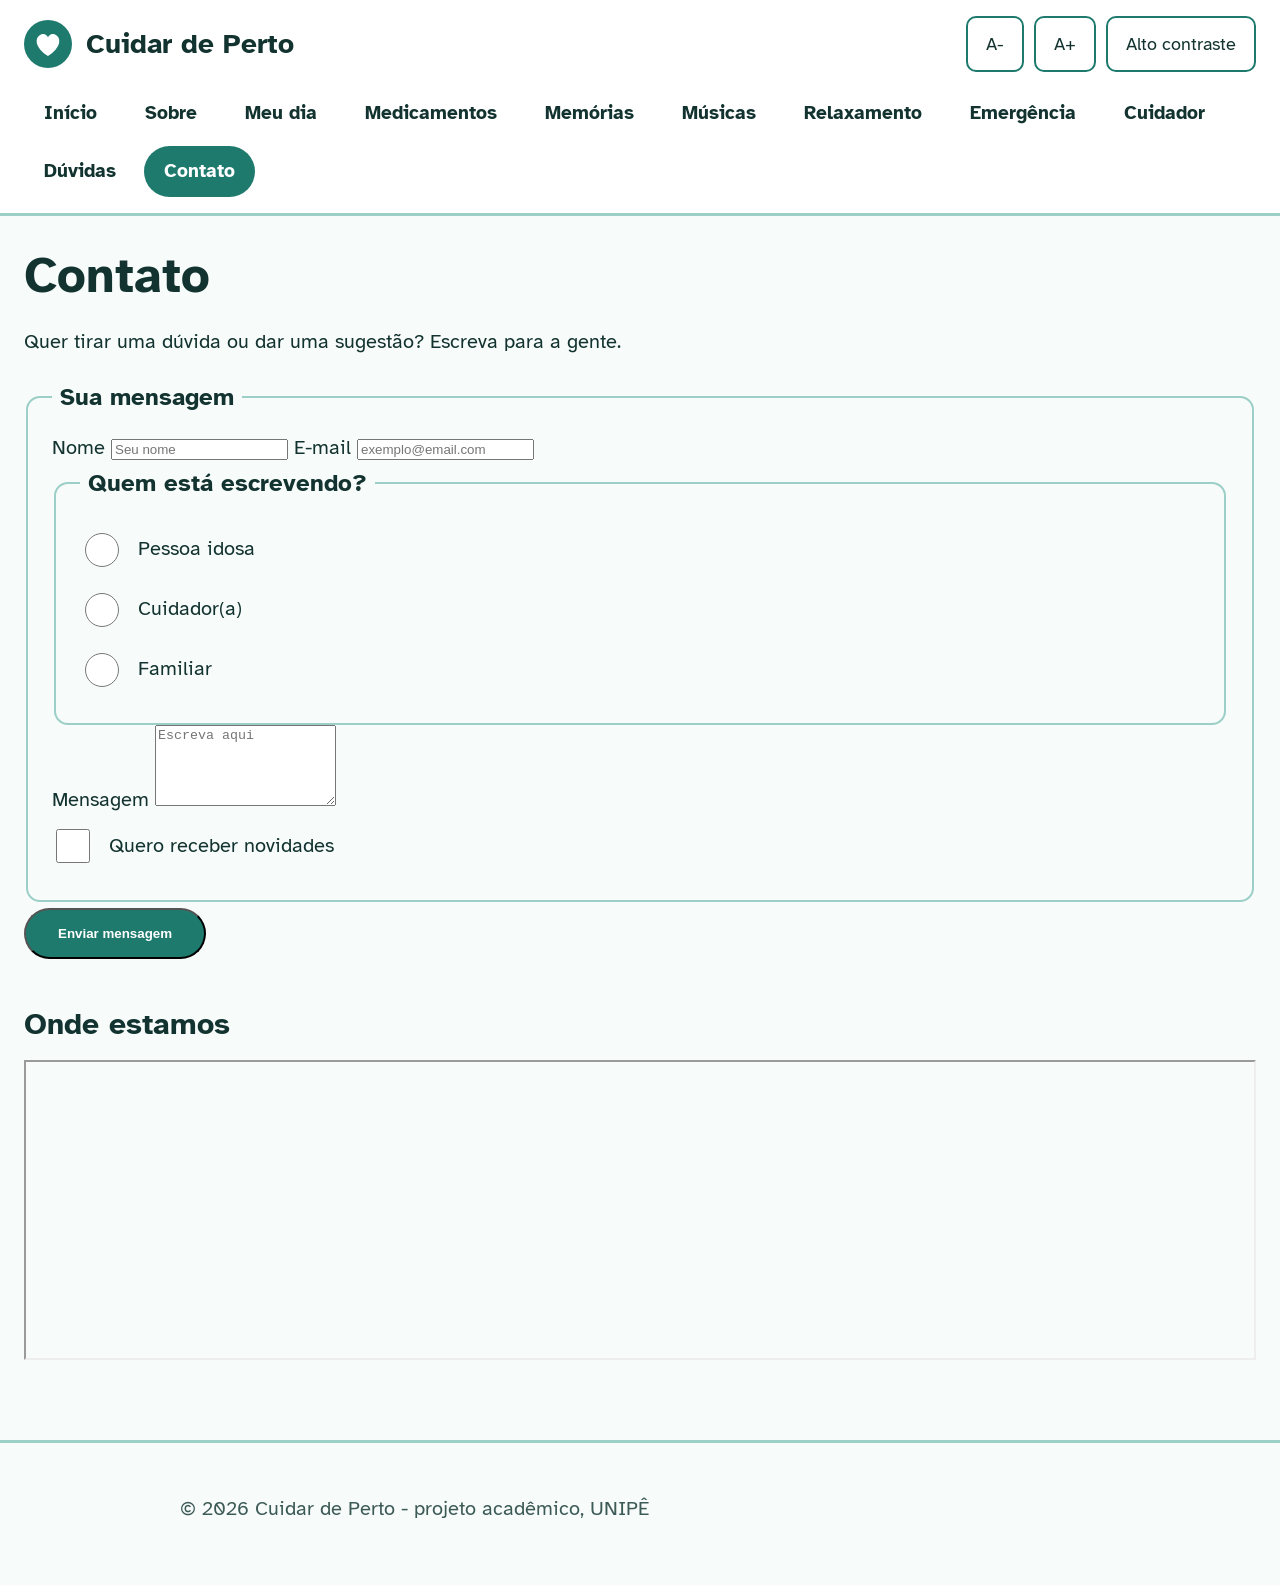
<file: html/contato.html>
<!DOCTYPE html>
<html lang="pt-BR">
<head>
  <meta charset="utf-8">
  <meta name="viewport" content="width=device-width, initial-scale=1">
  <meta name="author" content="Heitor Mendes Crispim">
  <meta name="description" content="Fale com a equipe do Cuidar de Perto.">
  <meta name="keywords" content="contato, mensagem, formulário, mapa">
  <title>Cuidar de Perto - Contato</title>
  <link rel="preconnect" href="https://fonts.googleapis.com">
  <link rel="preconnect" href="https://fonts.gstatic.com" crossorigin>
  <link rel="stylesheet" href="https://fonts.googleapis.com/css2?family=Atkinson+Hyperlegible:wght@400;700&display=swap">
  <link rel="stylesheet" href="../css/estilo.css">
  <script src="../js/script.js" defer></script>
</head>
<body>
  <a class="pular" href="#conteudo">Pular para o conteúdo</a>

  <header class="topo">
    <div class="topo-linha">
      <a class="logo" href="../index.html">
        <img class="logo-img" src="../img/logo.svg" alt="" width="48" height="48">
        <span class="logo-nome">Cuidar de Perto</span>
      </a>
      <div class="acessibilidade" role="group" aria-label="Ajustes de leitura">
        <button type="button" id="fonte-menos" aria-label="Diminuir a letra" title="Diminuir a letra">A-</button>
        <button type="button" id="fonte-mais" aria-label="Aumentar a letra" title="Aumentar a letra">A+</button>
        <button type="button" id="contraste" aria-pressed="false">Alto contraste</button>
      </div>
    </div>
    <nav class="menu" aria-label="Menu principal">
      <ul>
        <li><a href="../index.html">Início</a></li>
        <li><a href="sobre.html">Sobre</a></li>
        <li><a href="meu-dia.html">Meu dia</a></li>
        <li><a href="medicamentos.html">Medicamentos</a></li>
        <li><a href="memorias.html">Memórias</a></li>
        <li><a href="musicas.html">Músicas</a></li>
        <li><a href="relaxamento.html">Relaxamento</a></li>
        <li><a href="emergencia.html">Emergência</a></li>
        <li><a href="cuidador.html">Cuidador</a></li>
        <li><a href="duvidas.html">Dúvidas</a></li>
        <li><a href="contato.html" aria-current="page">Contato</a></li>
      </ul>
    </nav>
  </header>

  <main id="conteudo">
    <h1>Contato</h1>
    <p>Quer tirar uma dúvida ou dar uma sugestão? Escreva para a gente.</p>

    <form class="formulario-demo">
      <fieldset>
        <legend>Sua mensagem</legend>

        <label for="c-nome">Nome</label>
        <input type="text" id="c-nome" name="nome" placeholder="Seu nome" required>

        <label for="c-email">E-mail</label>
        <input type="email" id="c-email" name="email" placeholder="exemplo@email.com" required>

        <fieldset>
          <legend>Quem está escrevendo?</legend>
          <label class="tarefa"><input type="radio" name="perfil" value="idoso"> Pessoa idosa</label>
          <label class="tarefa"><input type="radio" name="perfil" value="cuidador"> Cuidador(a)</label>
          <label class="tarefa"><input type="radio" name="perfil" value="familiar"> Familiar</label>
        </fieldset>

        <label for="c-mensagem">Mensagem</label>
        <textarea id="c-mensagem" name="mensagem" rows="5" placeholder="Escreva aqui" required></textarea>

        <label class="tarefa"><input type="checkbox" name="novidades"> Quero receber novidades</label>
      </fieldset>

      <button type="submit" class="botao">Enviar mensagem</button>
      <p role="status"></p>
    </form>

    <section aria-labelledby="t-mapa">
      <h2 id="t-mapa">Onde estamos</h2>
      <iframe src="https://maps.google.com/maps?q=Joao+Pessoa&output=embed" title="Mapa de João Pessoa" width="100%" height="300" loading="lazy"></iframe>
    </section>
  </main>

  <footer>
    <p>&copy; 2026 Cuidar de Perto - projeto acadêmico, UNIPÊ</p>
  </footer>
</body>
</html>
</file>
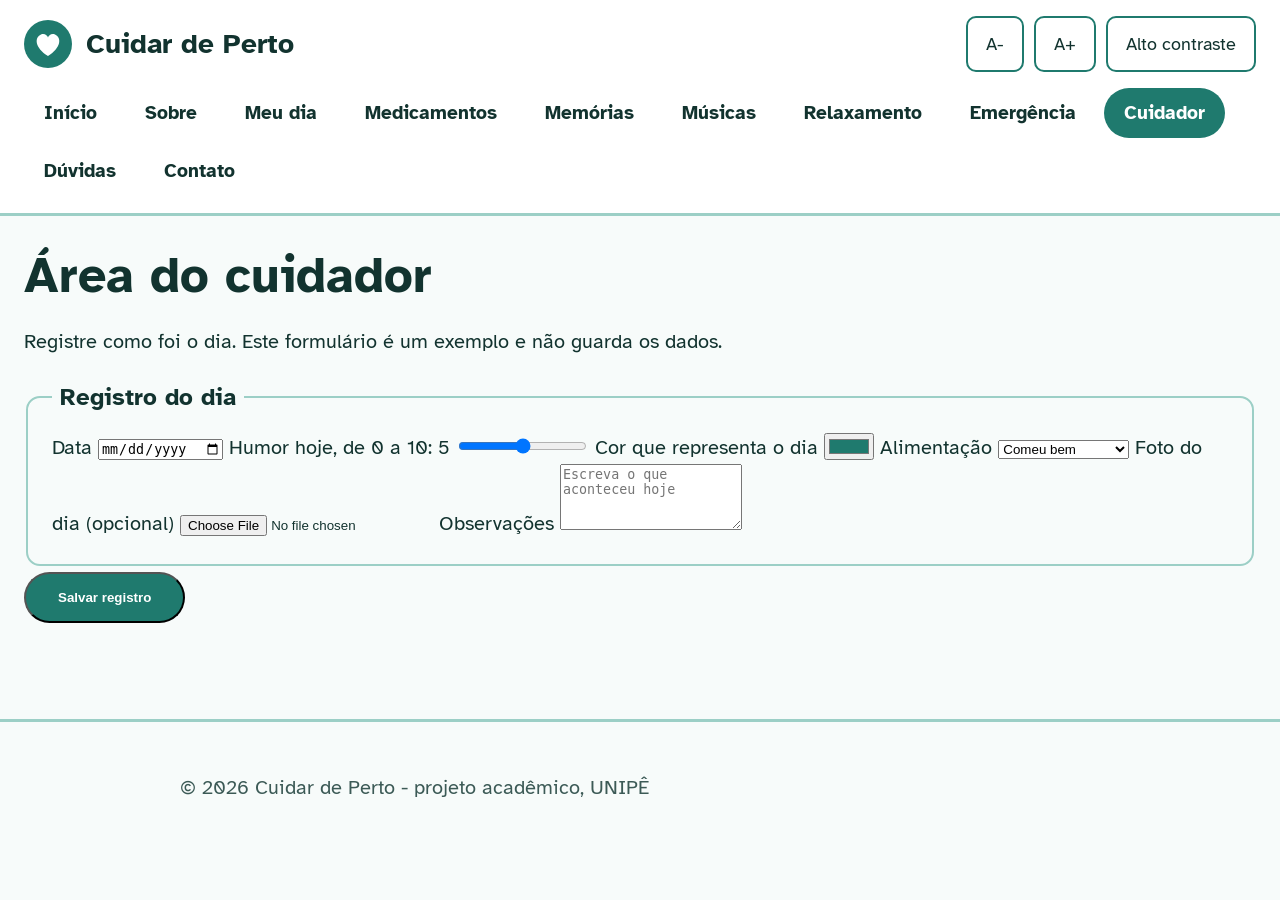
<file: html/cuidador.html>
<!DOCTYPE html>
<html lang="pt-BR">
<head>
  <meta charset="utf-8">
  <meta name="viewport" content="width=device-width, initial-scale=1">
  <meta name="author" content="Heitor Mendes Crispim">
  <meta name="description" content="Registro do dia para cuidadores e familiares.">
  <meta name="keywords" content="cuidador, registro, humor, acompanhamento">
  <title>Cuidar de Perto - Cuidador</title>
  <link rel="preconnect" href="https://fonts.googleapis.com">
  <link rel="preconnect" href="https://fonts.gstatic.com" crossorigin>
  <link rel="stylesheet" href="https://fonts.googleapis.com/css2?family=Atkinson+Hyperlegible:wght@400;700&display=swap">
  <link rel="stylesheet" href="../css/estilo.css">
  <script src="../js/script.js" defer></script>
</head>
<body>
  <a class="pular" href="#conteudo">Pular para o conteúdo</a>

  <header class="topo">
    <div class="topo-linha">
      <a class="logo" href="../index.html">
        <img class="logo-img" src="../img/logo.svg" alt="" width="48" height="48">
        <span class="logo-nome">Cuidar de Perto</span>
      </a>
      <div class="acessibilidade" role="group" aria-label="Ajustes de leitura">
        <button type="button" id="fonte-menos" aria-label="Diminuir a letra" title="Diminuir a letra">A-</button>
        <button type="button" id="fonte-mais" aria-label="Aumentar a letra" title="Aumentar a letra">A+</button>
        <button type="button" id="contraste" aria-pressed="false">Alto contraste</button>
      </div>
    </div>
    <nav class="menu" aria-label="Menu principal">
      <ul>
        <li><a href="../index.html">Início</a></li>
        <li><a href="sobre.html">Sobre</a></li>
        <li><a href="meu-dia.html">Meu dia</a></li>
        <li><a href="medicamentos.html">Medicamentos</a></li>
        <li><a href="memorias.html">Memórias</a></li>
        <li><a href="musicas.html">Músicas</a></li>
        <li><a href="relaxamento.html">Relaxamento</a></li>
        <li><a href="emergencia.html">Emergência</a></li>
        <li><a href="cuidador.html" aria-current="page">Cuidador</a></li>
        <li><a href="duvidas.html">Dúvidas</a></li>
        <li><a href="contato.html">Contato</a></li>
      </ul>
    </nav>
  </header>

  <main id="conteudo">
    <h1>Área do cuidador</h1>
    <p>Registre como foi o dia. Este formulário é um exemplo e não guarda os dados.</p>

    <form class="formulario-demo">
      <fieldset>
        <legend>Registro do dia</legend>

        <label for="data-registro">Data</label>
        <input type="date" id="data-registro" name="data" required>

        <label for="humor">Humor hoje, de 0 a 10: <output id="humor-valor">5</output></label>
        <input type="range" id="humor" name="humor" min="0" max="10" value="5" data-saida="humor-valor">

        <label for="cor-dia">Cor que representa o dia</label>
        <input type="color" id="cor-dia" name="cor" value="#1f7a6e">

        <label for="alimentacao">Alimentação</label>
        <select id="alimentacao" name="alimentacao">
          <option value="boa">Comeu bem</option>
          <option value="media">Comeu pouco</option>
          <option value="ruim">Quase não comeu</option>
        </select>

        <label for="foto">Foto do dia (opcional)</label>
        <input type="file" id="foto" name="foto" accept="image/*">

        <label for="obs">Observações</label>
        <textarea id="obs" name="obs" rows="4" placeholder="Escreva o que aconteceu hoje" required></textarea>
      </fieldset>

      <button type="submit" class="botao">Salvar registro</button>
      <p role="status"></p>
    </form>
  </main>

  <footer>
    <p>&copy; 2026 Cuidar de Perto - projeto acadêmico, UNIPÊ</p>
  </footer>
</body>
</html>
</file>
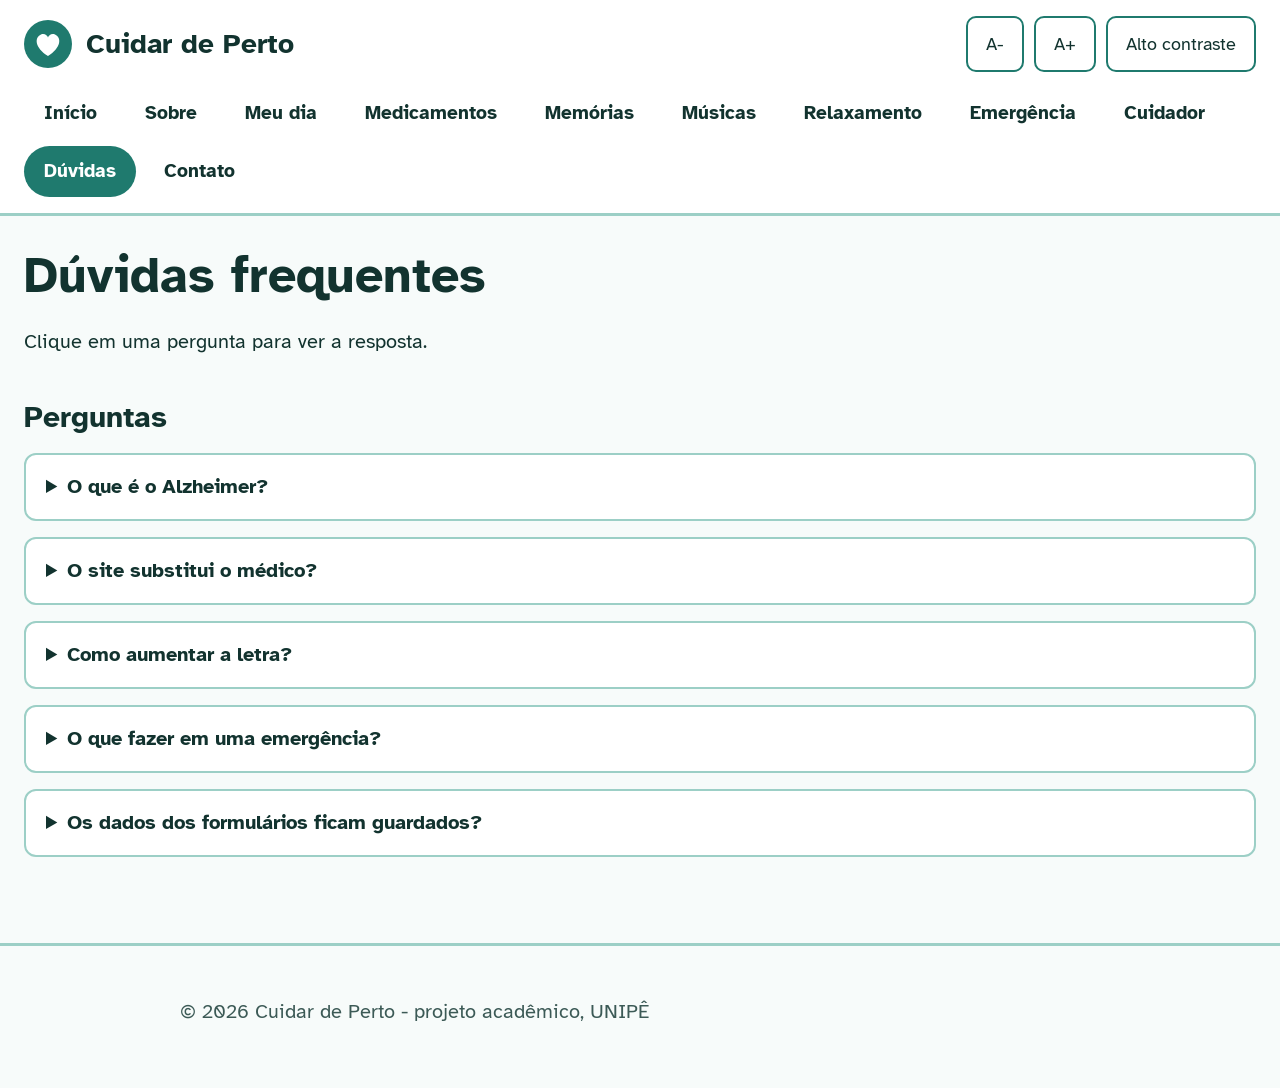
<file: html/duvidas.html>
<!DOCTYPE html>
<html lang="pt-BR">
<head>
  <meta charset="utf-8">
  <meta name="viewport" content="width=device-width, initial-scale=1">
  <meta name="author" content="Heitor Mendes Crispim">
  <meta name="description" content="Perguntas frequentes sobre o site e o cuidado diário.">
  <meta name="keywords" content="dúvidas, perguntas, Alzheimer, ajuda">
  <title>Cuidar de Perto - Dúvidas</title>
  <link rel="preconnect" href="https://fonts.googleapis.com">
  <link rel="preconnect" href="https://fonts.gstatic.com" crossorigin>
  <link rel="stylesheet" href="https://fonts.googleapis.com/css2?family=Atkinson+Hyperlegible:wght@400;700&display=swap">
  <link rel="stylesheet" href="../css/estilo.css">
  <script src="../js/script.js" defer></script>
</head>
<body>
  <a class="pular" href="#conteudo">Pular para o conteúdo</a>

  <header class="topo">
    <div class="topo-linha">
      <a class="logo" href="../index.html">
        <img class="logo-img" src="../img/logo.svg" alt="" width="48" height="48">
        <span class="logo-nome">Cuidar de Perto</span>
      </a>
      <div class="acessibilidade" role="group" aria-label="Ajustes de leitura">
        <button type="button" id="fonte-menos" aria-label="Diminuir a letra" title="Diminuir a letra">A-</button>
        <button type="button" id="fonte-mais" aria-label="Aumentar a letra" title="Aumentar a letra">A+</button>
        <button type="button" id="contraste" aria-pressed="false">Alto contraste</button>
      </div>
    </div>
    <nav class="menu" aria-label="Menu principal">
      <ul>
        <li><a href="../index.html">Início</a></li>
        <li><a href="sobre.html">Sobre</a></li>
        <li><a href="meu-dia.html">Meu dia</a></li>
        <li><a href="medicamentos.html">Medicamentos</a></li>
        <li><a href="memorias.html">Memórias</a></li>
        <li><a href="musicas.html">Músicas</a></li>
        <li><a href="relaxamento.html">Relaxamento</a></li>
        <li><a href="emergencia.html">Emergência</a></li>
        <li><a href="cuidador.html">Cuidador</a></li>
        <li><a href="duvidas.html" aria-current="page">Dúvidas</a></li>
        <li><a href="contato.html">Contato</a></li>
      </ul>
    </nav>
  </header>

  <main id="conteudo">
    <h1>Dúvidas frequentes</h1>
    <p>Clique em uma pergunta para ver a resposta.</p>

    <section aria-labelledby="t-perguntas">
      <h2 id="t-perguntas">Perguntas</h2>
      <details>
        <summary>O que é o Alzheimer?</summary>
        <p>É uma doença do cérebro que, aos poucos, afeta a memória, o raciocínio e o comportamento. Só um médico pode fazer o diagnóstico.</p>
      </details>
      <details>
        <summary>O site substitui o médico?</summary>
        <p>Não. O Cuidar de Perto ajuda a organizar a rotina, mas o acompanhamento de saúde é feito pela equipe médica.</p>
      </details>
      <details>
        <summary>Como aumentar a letra?</summary>
        <p>Use os botões <mark>A+</mark> e <mark>A-</mark> no topo da página. O botão de alto contraste deixa as cores mais fortes.</p>
      </details>
      <details>
        <summary>O que fazer em uma emergência?</summary>
        <p>Ligue para o <abbr title="Serviço de Atendimento Móvel de Urgência">SAMU</abbr>, no número 192, e depois avise a família.</p>
      </details>
      <details>
        <summary>Os dados dos formulários ficam guardados?</summary>
        <p>Não. Os formulários deste site são exemplos e não enviam nem guardam nenhuma informação.</p>
      </details>
    </section>
  </main>

  <footer>
    <p>&copy; 2026 Cuidar de Perto - projeto acadêmico, UNIPÊ</p>
  </footer>
</body>
</html>
</file>
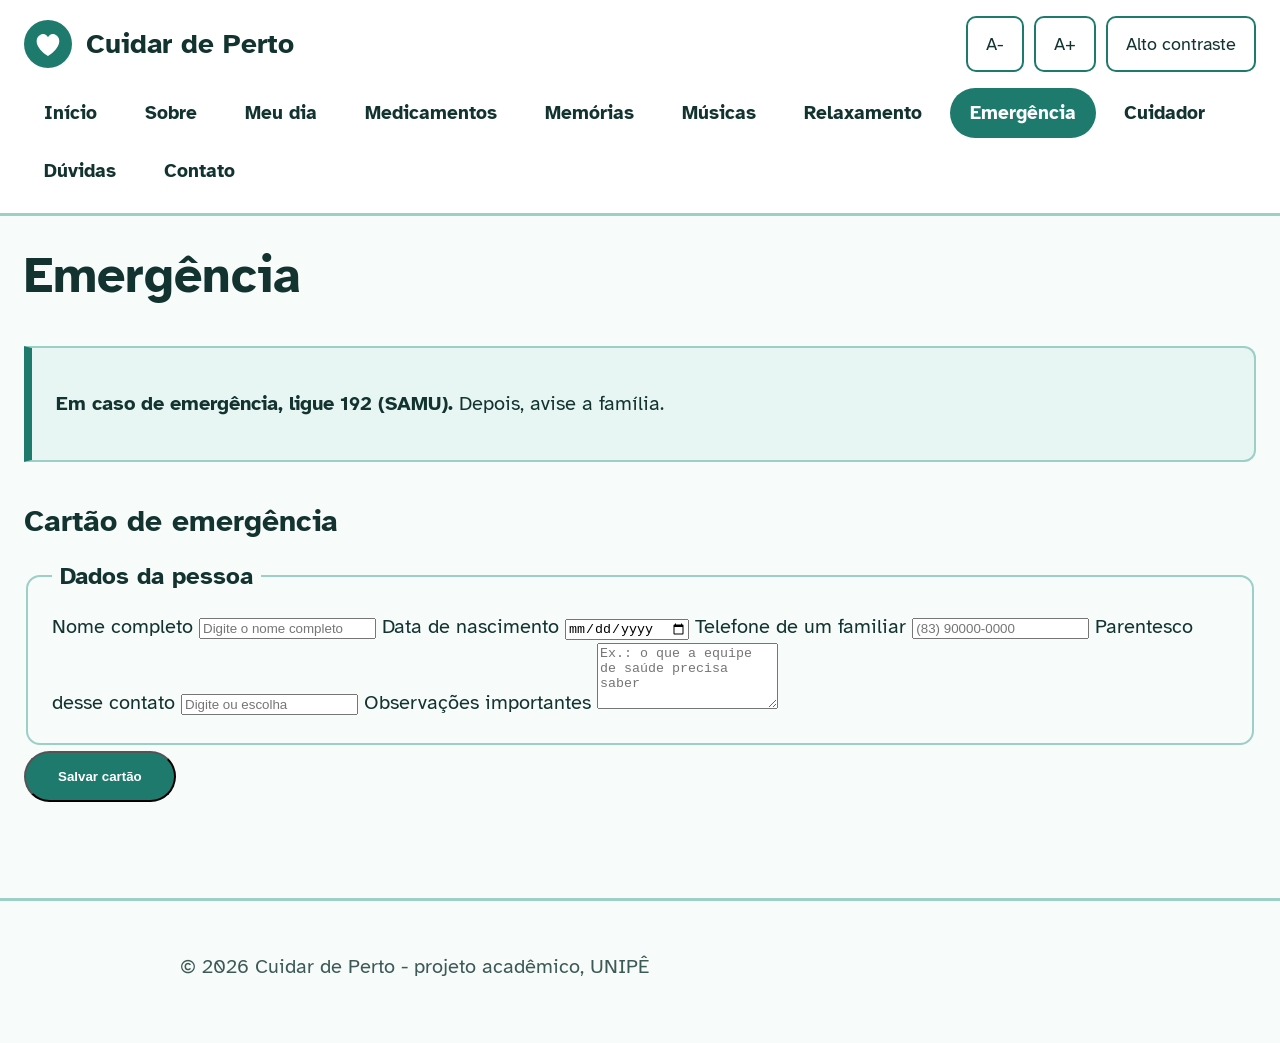
<file: html/emergencia.html>
<!DOCTYPE html>
<html lang="pt-BR">
<head>
  <meta charset="utf-8">
  <meta name="viewport" content="width=device-width, initial-scale=1">
  <meta name="author" content="Heitor Mendes Crispim">
  <meta name="description" content="Cartão de emergência com dados e contatos importantes.">
  <meta name="keywords" content="emergência, contatos, cartão, idosos">
  <title>Cuidar de Perto - Emergência</title>
  <link rel="preconnect" href="https://fonts.googleapis.com">
  <link rel="preconnect" href="https://fonts.gstatic.com" crossorigin>
  <link rel="stylesheet" href="https://fonts.googleapis.com/css2?family=Atkinson+Hyperlegible:wght@400;700&display=swap">
  <link rel="stylesheet" href="../css/estilo.css">
  <script src="../js/script.js" defer></script>
</head>
<body>
  <a class="pular" href="#conteudo">Pular para o conteúdo</a>

  <header class="topo">
    <div class="topo-linha">
      <a class="logo" href="../index.html">
        <img class="logo-img" src="../img/logo.svg" alt="" width="48" height="48">
        <span class="logo-nome">Cuidar de Perto</span>
      </a>
      <div class="acessibilidade" role="group" aria-label="Ajustes de leitura">
        <button type="button" id="fonte-menos" aria-label="Diminuir a letra" title="Diminuir a letra">A-</button>
        <button type="button" id="fonte-mais" aria-label="Aumentar a letra" title="Aumentar a letra">A+</button>
        <button type="button" id="contraste" aria-pressed="false">Alto contraste</button>
      </div>
    </div>
    <nav class="menu" aria-label="Menu principal">
      <ul>
        <li><a href="../index.html">Início</a></li>
        <li><a href="sobre.html">Sobre</a></li>
        <li><a href="meu-dia.html">Meu dia</a></li>
        <li><a href="medicamentos.html">Medicamentos</a></li>
        <li><a href="memorias.html">Memórias</a></li>
        <li><a href="musicas.html">Músicas</a></li>
        <li><a href="relaxamento.html">Relaxamento</a></li>
        <li><a href="emergencia.html" aria-current="page">Emergência</a></li>
        <li><a href="cuidador.html">Cuidador</a></li>
        <li><a href="duvidas.html">Dúvidas</a></li>
        <li><a href="contato.html">Contato</a></li>
      </ul>
    </nav>
  </header>

  <main id="conteudo">
    <h1>Emergência</h1>

    <aside class="aviso" aria-label="Número de emergência">
      <p><strong>Em caso de emergência, ligue 192 (SAMU).</strong> Depois, avise a família.</p>
    </aside>

    <section aria-labelledby="t-cartao">
      <h2 id="t-cartao">Cartão de emergência</h2>
      <form class="formulario-demo">
        <fieldset>
          <legend>Dados da pessoa</legend>

          <label for="nome">Nome completo</label>
          <input type="text" id="nome" name="nome" placeholder="Digite o nome completo" required>

          <label for="nascimento">Data de nascimento</label>
          <input type="date" id="nascimento" name="nascimento" required>

          <label for="contato">Telefone de um familiar</label>
          <input type="tel" id="contato" name="contato" placeholder="(83) 90000-0000" required>

          <label for="parentesco">Parentesco desse contato</label>
          <input type="text" id="parentesco" name="parentesco" list="parentescos" placeholder="Digite ou escolha">
          <datalist id="parentescos">
            <option value="Filho(a)">
            <option value="Neto(a)">
            <option value="Irmão(ã)">
            <option value="Cuidador(a)">
            <option value="Vizinho(a)">
          </datalist>

          <label for="observacoes">Observações importantes</label>
          <textarea id="observacoes" name="observacoes" rows="4" placeholder="Ex.: o que a equipe de saúde precisa saber"></textarea>
        </fieldset>

        <button type="submit" class="botao">Salvar cartão</button>
        <p role="status"></p>
      </form>
    </section>
  </main>

  <footer>
    <p>&copy; 2026 Cuidar de Perto - projeto acadêmico, UNIPÊ</p>
  </footer>
</body>
</html>
</file>
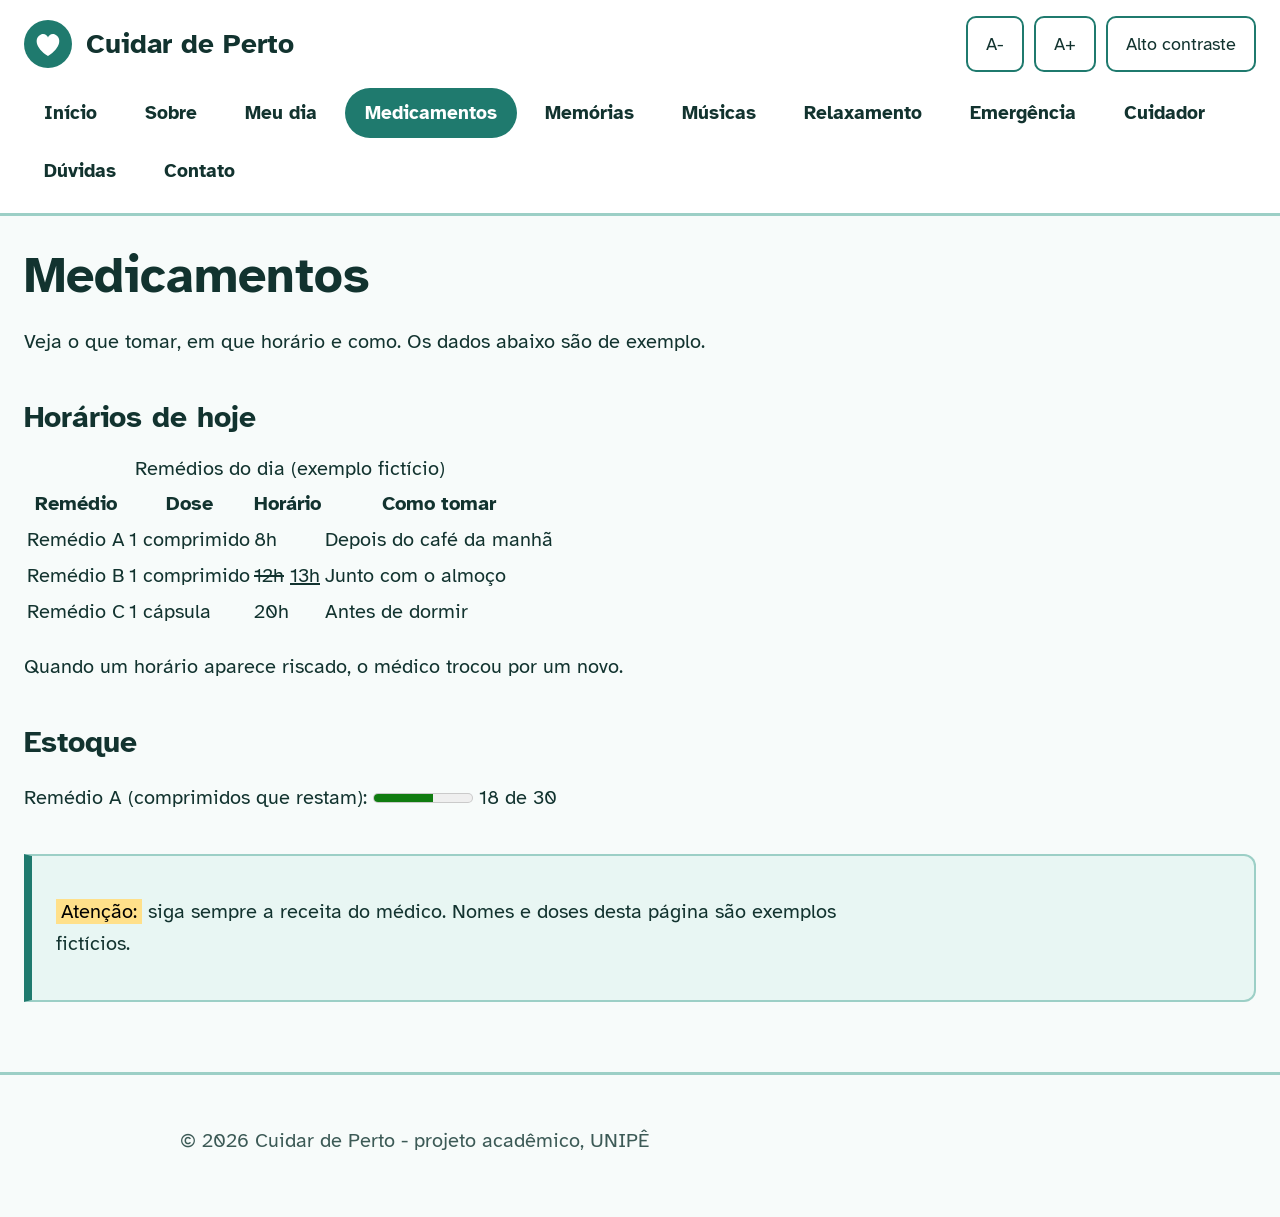
<file: html/medicamentos.html>
<!DOCTYPE html>
<html lang="pt-BR">
<head>
  <meta charset="utf-8">
  <meta name="viewport" content="width=device-width, initial-scale=1">
  <meta name="author" content="Heitor Mendes Crispim">
  <meta name="description" content="Horários e instruções dos remédios, com dados de exemplo.">
  <meta name="keywords" content="medicamentos, horários, remédios, idosos">
  <title>Cuidar de Perto - Medicamentos</title>
  <link rel="preconnect" href="https://fonts.googleapis.com">
  <link rel="preconnect" href="https://fonts.gstatic.com" crossorigin>
  <link rel="stylesheet" href="https://fonts.googleapis.com/css2?family=Atkinson+Hyperlegible:wght@400;700&display=swap">
  <link rel="stylesheet" href="../css/estilo.css">
  <script src="../js/script.js" defer></script>
</head>
<body>
  <a class="pular" href="#conteudo">Pular para o conteúdo</a>

  <header class="topo">
    <div class="topo-linha">
      <a class="logo" href="../index.html">
        <img class="logo-img" src="../img/logo.svg" alt="" width="48" height="48">
        <span class="logo-nome">Cuidar de Perto</span>
      </a>
      <div class="acessibilidade" role="group" aria-label="Ajustes de leitura">
        <button type="button" id="fonte-menos" aria-label="Diminuir a letra" title="Diminuir a letra">A-</button>
        <button type="button" id="fonte-mais" aria-label="Aumentar a letra" title="Aumentar a letra">A+</button>
        <button type="button" id="contraste" aria-pressed="false">Alto contraste</button>
      </div>
    </div>
    <nav class="menu" aria-label="Menu principal">
      <ul>
        <li><a href="../index.html">Início</a></li>
        <li><a href="sobre.html">Sobre</a></li>
        <li><a href="meu-dia.html">Meu dia</a></li>
        <li><a href="medicamentos.html" aria-current="page">Medicamentos</a></li>
        <li><a href="memorias.html">Memórias</a></li>
        <li><a href="musicas.html">Músicas</a></li>
        <li><a href="relaxamento.html">Relaxamento</a></li>
        <li><a href="emergencia.html">Emergência</a></li>
        <li><a href="cuidador.html">Cuidador</a></li>
        <li><a href="duvidas.html">Dúvidas</a></li>
        <li><a href="contato.html">Contato</a></li>
      </ul>
    </nav>
  </header>

  <main id="conteudo">
    <h1>Medicamentos</h1>
    <p>Veja o que tomar, em que horário e como. Os dados abaixo são de exemplo.</p>

    <section aria-labelledby="t-horarios">
      <h2 id="t-horarios">Horários de hoje</h2>
      <div class="tabela-rolagem">
        <table>
          <caption>Remédios do dia (exemplo fictício)</caption>
          <thead>
            <tr><th scope="col">Remédio</th><th scope="col">Dose</th><th scope="col">Horário</th><th scope="col">Como tomar</th></tr>
          </thead>
          <tbody>
            <tr><td>Remédio A</td><td>1 comprimido</td><td>8h</td><td>Depois do café da manhã</td></tr>
            <tr><td>Remédio B</td><td>1 comprimido</td><td><del>12h</del> <ins>13h</ins></td><td>Junto com o almoço</td></tr>
            <tr><td>Remédio C</td><td>1 cápsula</td><td>20h</td><td>Antes de dormir</td></tr>
          </tbody>
        </table>
      </div>
      <p>Quando um horário aparece riscado, o médico trocou por um novo.</p>
    </section>

    <section aria-labelledby="t-estoque">
      <h2 id="t-estoque">Estoque</h2>
      <p>
        <label for="estoque-a">Remédio A (comprimidos que restam):</label>
        <meter id="estoque-a" value="18" min="0" max="30" low="7" high="25" optimum="25">18 de 30</meter>
        18 de 30
      </p>
    </section>

    <aside class="aviso" aria-label="Atenção">
      <p><mark>Atenção:</mark> siga sempre a receita do médico. Nomes e doses desta página são exemplos fictícios.</p>
    </aside>
  </main>

  <footer>
    <p>&copy; 2026 Cuidar de Perto - projeto acadêmico, UNIPÊ</p>
  </footer>
</body>
</html>
</file>
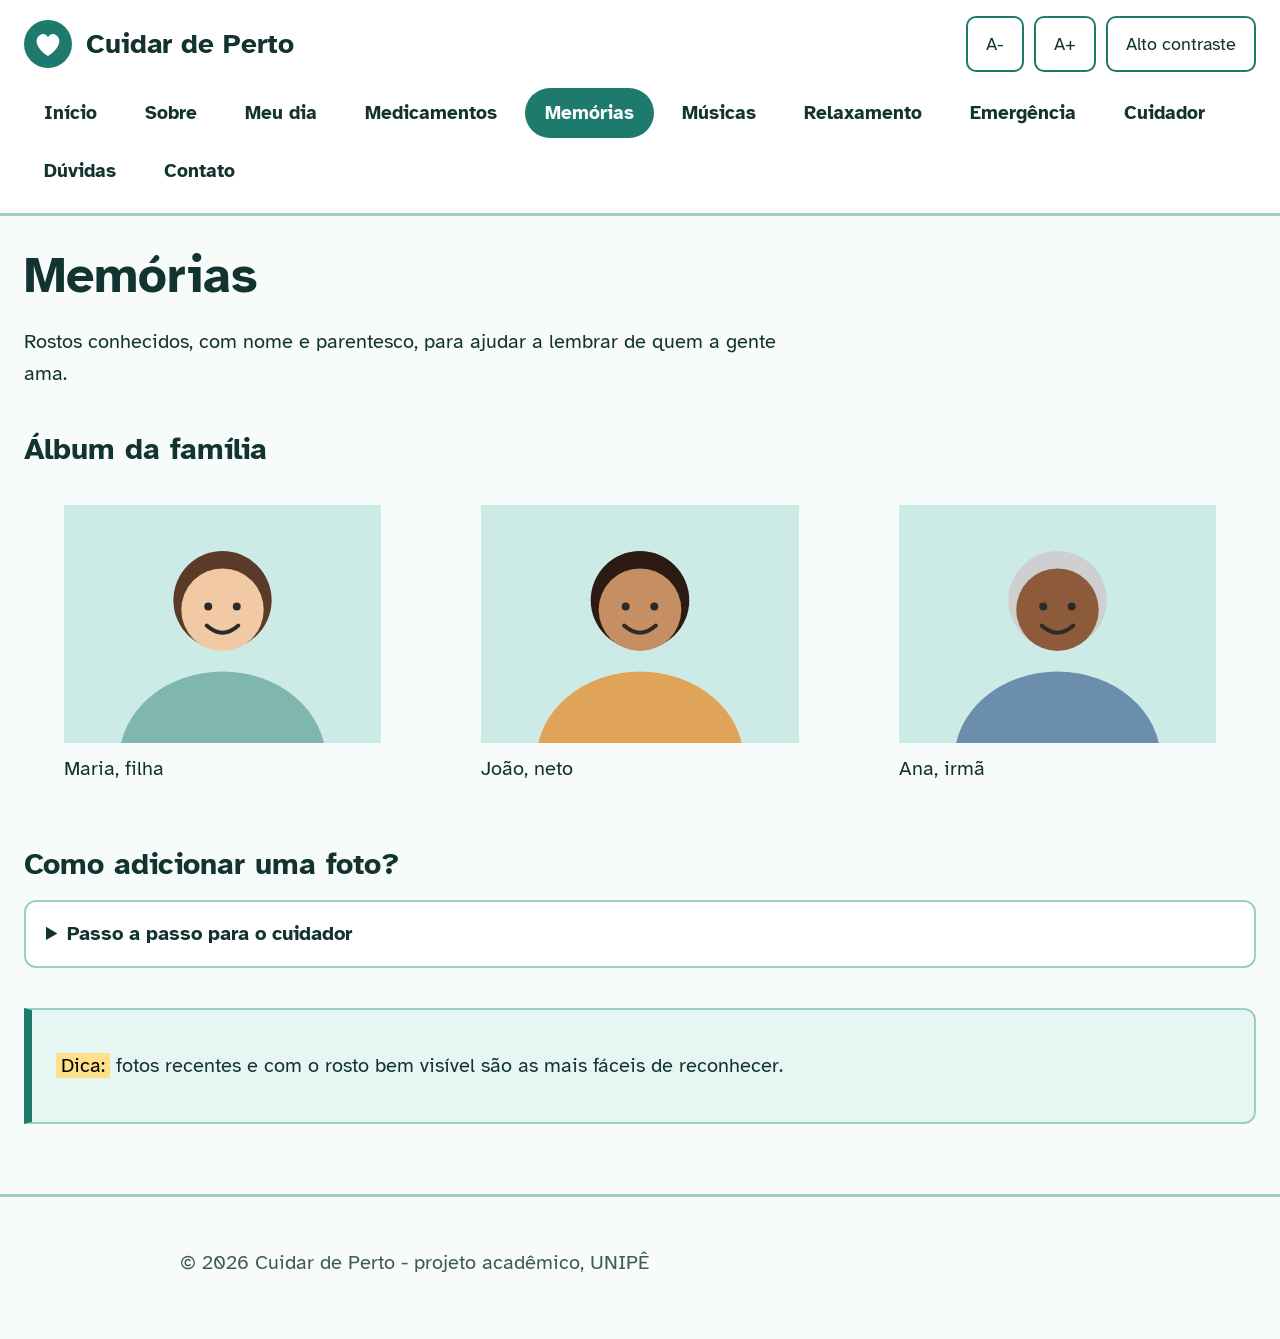
<file: html/memorias.html>
<!DOCTYPE html>
<html lang="pt-BR">
<head>
  <meta charset="utf-8">
  <meta name="viewport" content="width=device-width, initial-scale=1">
  <meta name="author" content="Heitor Mendes Crispim">
  <meta name="description" content="Fotos de familiares com nome e parentesco.">
  <meta name="keywords" content="memórias, família, fotos, idosos">
  <title>Cuidar de Perto - Memórias</title>
  <link rel="preconnect" href="https://fonts.googleapis.com">
  <link rel="preconnect" href="https://fonts.gstatic.com" crossorigin>
  <link rel="stylesheet" href="https://fonts.googleapis.com/css2?family=Atkinson+Hyperlegible:wght@400;700&display=swap">
  <link rel="stylesheet" href="../css/estilo.css">
  <script src="../js/script.js" defer></script>
</head>
<body>
  <a class="pular" href="#conteudo">Pular para o conteúdo</a>

  <header class="topo">
    <div class="topo-linha">
      <a class="logo" href="../index.html">
        <img class="logo-img" src="../img/logo.svg" alt="" width="48" height="48">
        <span class="logo-nome">Cuidar de Perto</span>
      </a>
      <div class="acessibilidade" role="group" aria-label="Ajustes de leitura">
        <button type="button" id="fonte-menos" aria-label="Diminuir a letra" title="Diminuir a letra">A-</button>
        <button type="button" id="fonte-mais" aria-label="Aumentar a letra" title="Aumentar a letra">A+</button>
        <button type="button" id="contraste" aria-pressed="false">Alto contraste</button>
      </div>
    </div>
    <nav class="menu" aria-label="Menu principal">
      <ul>
        <li><a href="../index.html">Início</a></li>
        <li><a href="sobre.html">Sobre</a></li>
        <li><a href="meu-dia.html">Meu dia</a></li>
        <li><a href="medicamentos.html">Medicamentos</a></li>
        <li><a href="memorias.html" aria-current="page">Memórias</a></li>
        <li><a href="musicas.html">Músicas</a></li>
        <li><a href="relaxamento.html">Relaxamento</a></li>
        <li><a href="emergencia.html">Emergência</a></li>
        <li><a href="cuidador.html">Cuidador</a></li>
        <li><a href="duvidas.html">Dúvidas</a></li>
        <li><a href="contato.html">Contato</a></li>
      </ul>
    </nav>
  </header>

  <main id="conteudo">
    <h1>Memórias</h1>
    <p>Rostos conhecidos, com nome e parentesco, para ajudar a lembrar de quem a gente ama.</p>

    <section aria-labelledby="t-album">
      <h2 id="t-album">Álbum da família</h2>
      <div class="grade">
        <figure>
          <img src="../img/familia-1.svg" alt="Imagem de exemplo de Maria, a filha">
          <figcaption>Maria, filha</figcaption>
        </figure>
        <figure>
          <img src="../img/familia-2.svg" alt="Imagem de exemplo de João, o neto">
          <figcaption>João, neto</figcaption>
        </figure>
        <figure>
          <img src="../img/familia-3.svg" alt="Imagem de exemplo de Ana, a irmã">
          <figcaption>Ana, irmã</figcaption>
        </figure>
      </div>
    </section>

    <section aria-labelledby="t-ajuda">
      <h2 id="t-ajuda">Como adicionar uma foto?</h2>
      <details>
        <summary>Passo a passo para o cuidador</summary>
        <p>Coloque a foto na pasta de imagens do site, com um nome simples, e troque o endereço da imagem nesta página. Escreva embaixo o nome e o parentesco.</p>
      </details>
    </section>

    <aside class="aviso" aria-label="Aviso">
      <p><mark>Dica:</mark> fotos recentes e com o rosto bem visível são as mais fáceis de reconhecer.</p>
    </aside>
  </main>

  <footer>
    <p>&copy; 2026 Cuidar de Perto - projeto acadêmico, UNIPÊ</p>
  </footer>
</body>
</html>
</file>
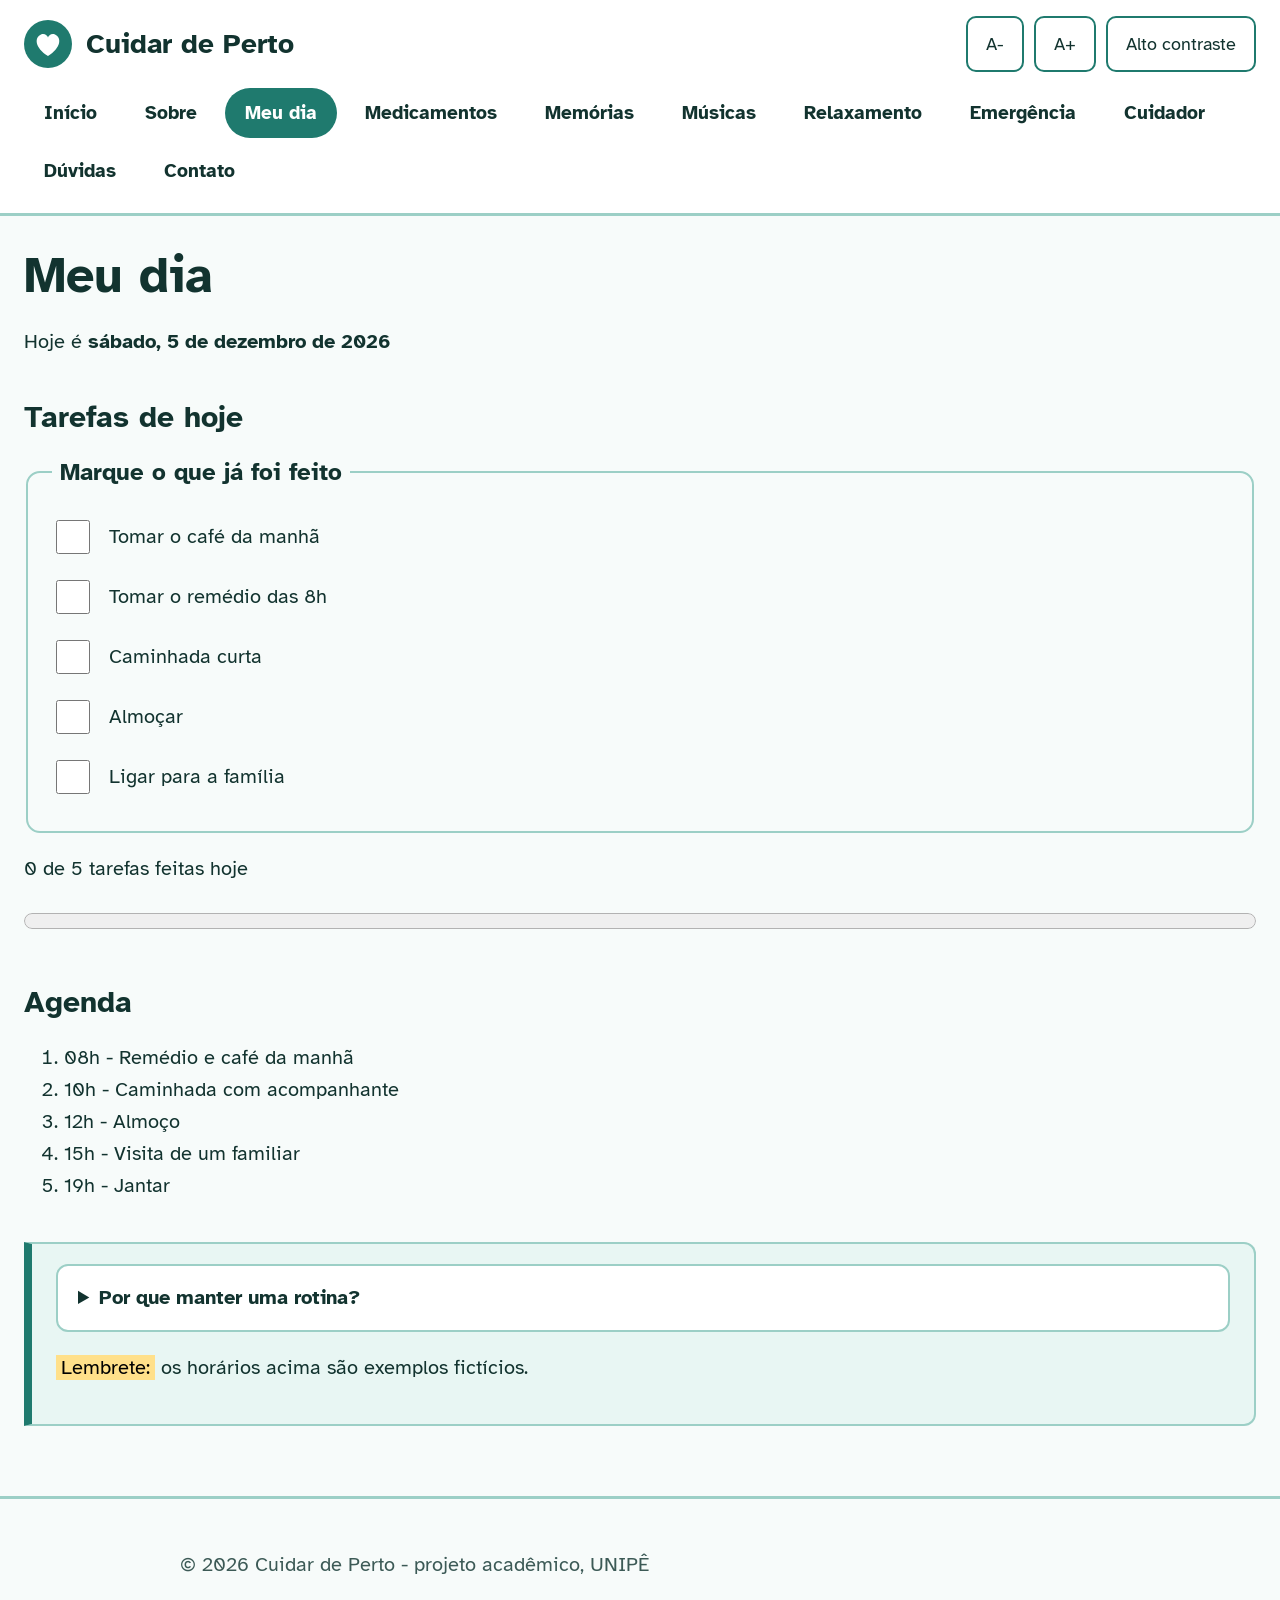
<file: html/meu-dia.html>
<!DOCTYPE html>
<html lang="pt-BR">
<head>
  <meta charset="utf-8">
  <meta name="viewport" content="width=device-width, initial-scale=1">
  <meta name="author" content="Heitor Mendes Crispim">
  <meta name="description" content="Tarefas e agenda do dia, em letras grandes.">
  <meta name="keywords" content="rotina, agenda, tarefas, idosos">
  <title>Cuidar de Perto - Meu dia</title>
  <link rel="preconnect" href="https://fonts.googleapis.com">
  <link rel="preconnect" href="https://fonts.gstatic.com" crossorigin>
  <link rel="stylesheet" href="https://fonts.googleapis.com/css2?family=Atkinson+Hyperlegible:wght@400;700&display=swap">
  <link rel="stylesheet" href="../css/estilo.css">
  <script src="../js/script.js" defer></script>
</head>
<body>
  <a class="pular" href="#conteudo">Pular para o conteúdo</a>

  <header class="topo">
    <div class="topo-linha">
      <a class="logo" href="../index.html">
        <img class="logo-img" src="../img/logo.svg" alt="" width="48" height="48">
        <span class="logo-nome">Cuidar de Perto</span>
      </a>
      <div class="acessibilidade" role="group" aria-label="Ajustes de leitura">
        <button type="button" id="fonte-menos" aria-label="Diminuir a letra" title="Diminuir a letra">A-</button>
        <button type="button" id="fonte-mais" aria-label="Aumentar a letra" title="Aumentar a letra">A+</button>
        <button type="button" id="contraste" aria-pressed="false">Alto contraste</button>
      </div>
    </div>
    <nav class="menu" aria-label="Menu principal">
      <ul>
        <li><a href="../index.html">Início</a></li>
        <li><a href="sobre.html">Sobre</a></li>
        <li><a href="meu-dia.html" aria-current="page">Meu dia</a></li>
        <li><a href="medicamentos.html">Medicamentos</a></li>
        <li><a href="memorias.html">Memórias</a></li>
        <li><a href="musicas.html">Músicas</a></li>
        <li><a href="relaxamento.html">Relaxamento</a></li>
        <li><a href="emergencia.html">Emergência</a></li>
        <li><a href="cuidador.html">Cuidador</a></li>
        <li><a href="duvidas.html">Dúvidas</a></li>
        <li><a href="contato.html">Contato</a></li>
      </ul>
    </nav>
  </header>

  <main id="conteudo">
    <h1>Meu dia</h1>
    <p>Hoje é <strong data-hoje>carregando a data...</strong></p>

    <section aria-labelledby="titulo-tarefas">
      <h2 id="titulo-tarefas">Tarefas de hoje</h2>
      <fieldset>
        <legend>Marque o que já foi feito</legend>
        <label class="tarefa"><input type="checkbox"> Tomar o café da manhã</label>
        <label class="tarefa"><input type="checkbox"> Tomar o remédio das 8h</label>
        <label class="tarefa"><input type="checkbox"> Caminhada curta</label>
        <label class="tarefa"><input type="checkbox"> Almoçar</label>
        <label class="tarefa"><input type="checkbox"> Ligar para a família</label>
      </fieldset>
      <p id="progresso-texto">0 de 5 tarefas feitas hoje</p>
      <progress id="progresso" value="0" max="5">0%</progress>
    </section>

    <section aria-labelledby="titulo-agenda">
      <h2 id="titulo-agenda">Agenda</h2>
      <ol>
        <li>08h - Remédio e café da manhã</li>
        <li>10h - Caminhada com acompanhante</li>
        <li>12h - Almoço</li>
        <li>15h - Visita de um familiar</li>
        <li>19h - Jantar</li>
      </ol>
    </section>

    <aside class="aviso" aria-label="Dica">
      <details>
        <summary>Por que manter uma rotina?</summary>
        <p>Fazer as coisas nos mesmos horários ajuda a pessoa a se sentir segura e a lembrar o que vem a seguir.</p>
      </details>
      <p><mark>Lembrete:</mark> os horários acima são exemplos fictícios.</p>
    </aside>
  </main>

  <footer>
    <p>&copy; 2026 Cuidar de Perto - projeto acadêmico, UNIPÊ</p>
  </footer>
</body>
</html>
</file>
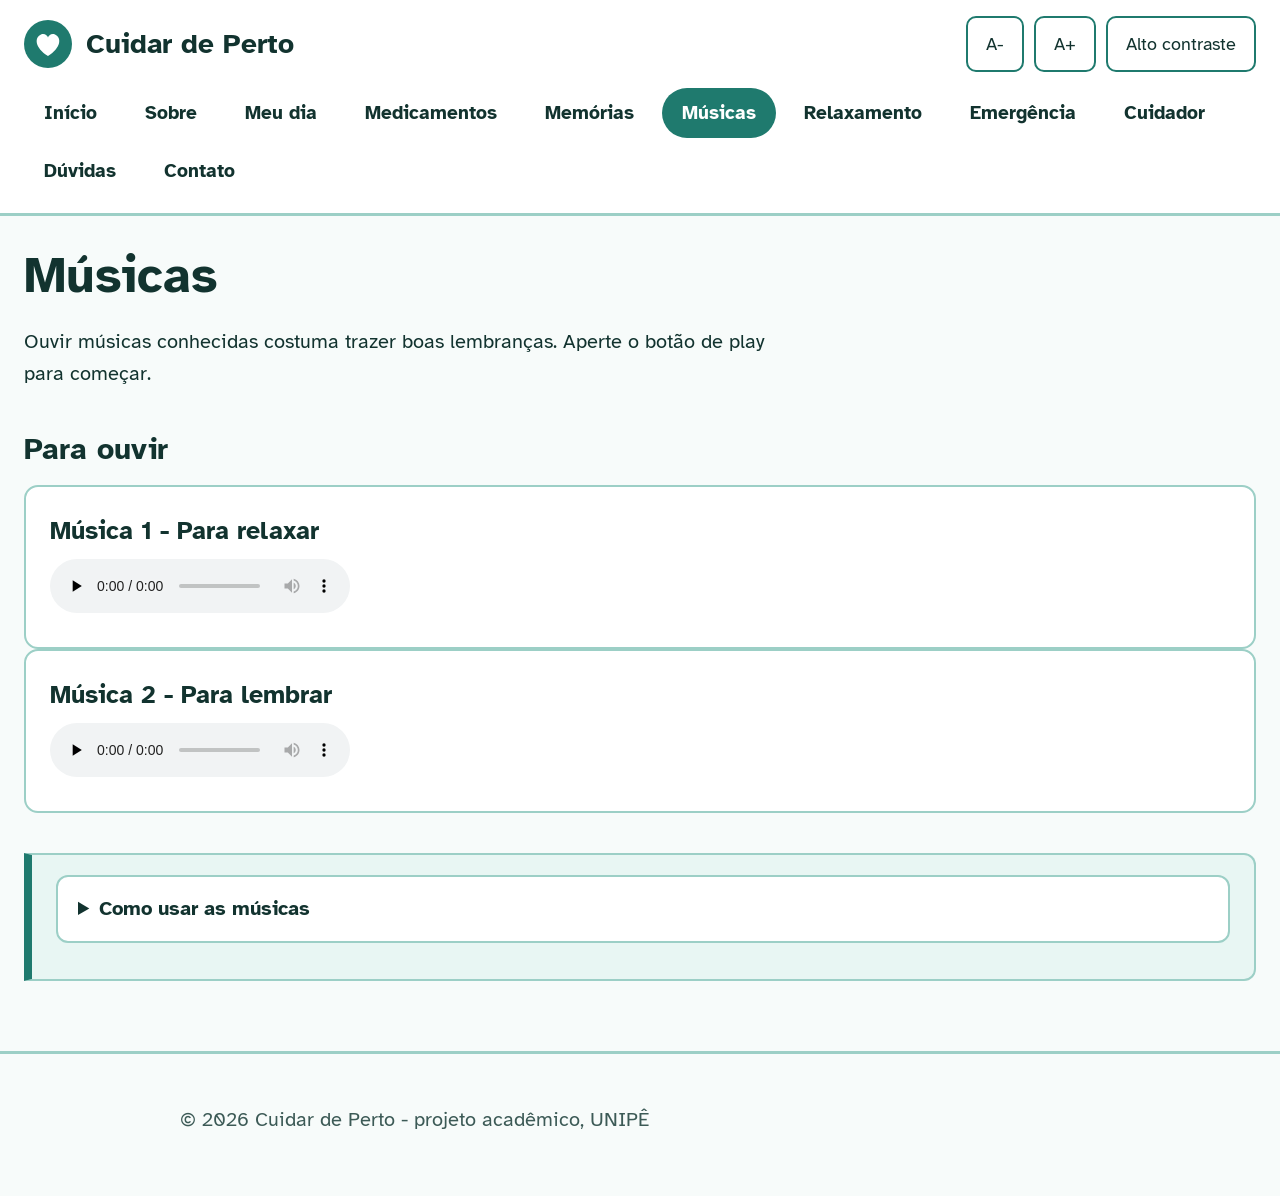
<file: html/musicas.html>
<!DOCTYPE html>
<html lang="pt-BR">
<head>
  <meta charset="utf-8">
  <meta name="viewport" content="width=device-width, initial-scale=1">
  <meta name="author" content="Heitor Mendes Crispim">
  <meta name="description" content="Músicas para ouvir com calma.">
  <meta name="keywords" content="músicas, áudio, memória, idosos">
  <title>Cuidar de Perto - Músicas</title>
  <link rel="preconnect" href="https://fonts.googleapis.com">
  <link rel="preconnect" href="https://fonts.gstatic.com" crossorigin>
  <link rel="stylesheet" href="https://fonts.googleapis.com/css2?family=Atkinson+Hyperlegible:wght@400;700&display=swap">
  <link rel="stylesheet" href="../css/estilo.css">
  <script src="../js/script.js" defer></script>
</head>
<body>
  <a class="pular" href="#conteudo">Pular para o conteúdo</a>

  <header class="topo">
    <div class="topo-linha">
      <a class="logo" href="../index.html">
        <img class="logo-img" src="../img/logo.svg" alt="" width="48" height="48">
        <span class="logo-nome">Cuidar de Perto</span>
      </a>
      <div class="acessibilidade" role="group" aria-label="Ajustes de leitura">
        <button type="button" id="fonte-menos" aria-label="Diminuir a letra" title="Diminuir a letra">A-</button>
        <button type="button" id="fonte-mais" aria-label="Aumentar a letra" title="Aumentar a letra">A+</button>
        <button type="button" id="contraste" aria-pressed="false">Alto contraste</button>
      </div>
    </div>
    <nav class="menu" aria-label="Menu principal">
      <ul>
        <li><a href="../index.html">Início</a></li>
        <li><a href="sobre.html">Sobre</a></li>
        <li><a href="meu-dia.html">Meu dia</a></li>
        <li><a href="medicamentos.html">Medicamentos</a></li>
        <li><a href="memorias.html">Memórias</a></li>
        <li><a href="musicas.html" aria-current="page">Músicas</a></li>
        <li><a href="relaxamento.html">Relaxamento</a></li>
        <li><a href="emergencia.html">Emergência</a></li>
        <li><a href="cuidador.html">Cuidador</a></li>
        <li><a href="duvidas.html">Dúvidas</a></li>
        <li><a href="contato.html">Contato</a></li>
      </ul>
    </nav>
  </header>

  <main id="conteudo">
    <h1>Músicas</h1>
    <p>Ouvir músicas conhecidas costuma trazer boas lembranças. Aperte o botão de play para começar.</p>

    <section aria-labelledby="t-lista">
      <h2 id="t-lista">Para ouvir</h2>
      <article class="cartao">
        <h3>Música 1 - Para relaxar</h3>
        <audio controls preload="none">
          <source src="../audio/musica-1.mp3" type="audio/mpeg">
          Seu navegador não suporta áudio.
        </audio>
      </article>
      <article class="cartao">
        <h3>Música 2 - Para lembrar</h3>
        <audio controls preload="none">
          <source src="../audio/musica-2.mp3" type="audio/mpeg">
          Seu navegador não suporta áudio.
        </audio>
      </article>
    </section>

    <aside class="aviso" aria-label="Dica">
      <details>
        <summary>Como usar as músicas</summary>
        <p>Sente-se junto, escolha uma música de que a pessoa goste e converse depois sobre o que ela lembrou.</p>
      </details>
    </aside>
  </main>

  <footer>
    <p>&copy; 2026 Cuidar de Perto - projeto acadêmico, UNIPÊ</p>
  </footer>
</body>
</html>
</file>
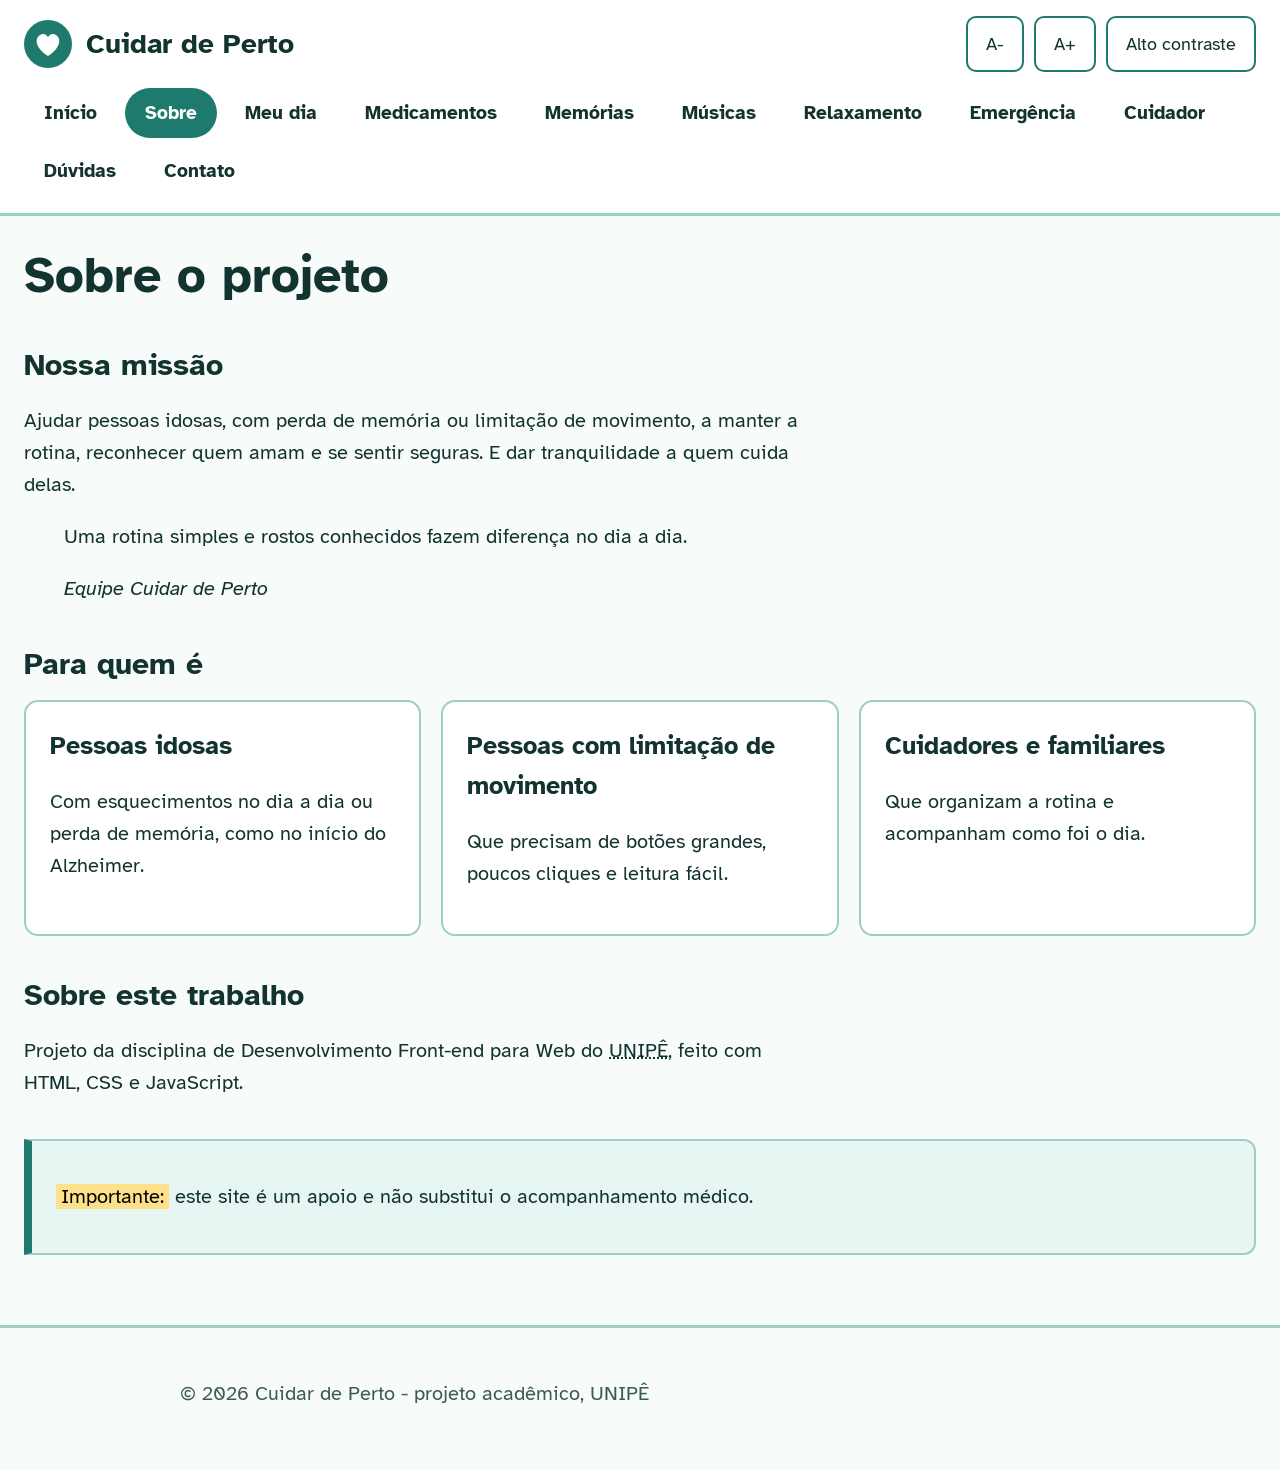
<file: html/sobre.html>
<!DOCTYPE html>
<html lang="pt-BR">
<head>
  <meta charset="utf-8">
  <meta name="viewport" content="width=device-width, initial-scale=1">
  <meta name="author" content="Heitor Mendes Crispim">
  <meta name="description" content="Conheça a missão e o público do Cuidar de Perto.">
  <meta name="keywords" content="sobre, missão, idosos, cuidadores">
  <title>Cuidar de Perto - Sobre</title>
  <link rel="preconnect" href="https://fonts.googleapis.com">
  <link rel="preconnect" href="https://fonts.gstatic.com" crossorigin>
  <link rel="stylesheet" href="https://fonts.googleapis.com/css2?family=Atkinson+Hyperlegible:wght@400;700&display=swap">
  <link rel="stylesheet" href="../css/estilo.css">
  <script src="../js/script.js" defer></script>
</head>
<body>
  <a class="pular" href="#conteudo">Pular para o conteúdo</a>

  <header class="topo">
    <div class="topo-linha">
      <a class="logo" href="../index.html">
        <img class="logo-img" src="../img/logo.svg" alt="" width="48" height="48">
        <span class="logo-nome">Cuidar de Perto</span>
      </a>
      <div class="acessibilidade" role="group" aria-label="Ajustes de leitura">
        <button type="button" id="fonte-menos" aria-label="Diminuir a letra" title="Diminuir a letra">A-</button>
        <button type="button" id="fonte-mais" aria-label="Aumentar a letra" title="Aumentar a letra">A+</button>
        <button type="button" id="contraste" aria-pressed="false">Alto contraste</button>
      </div>
    </div>
    <nav class="menu" aria-label="Menu principal">
      <ul>
        <li><a href="../index.html">Início</a></li>
        <li><a href="sobre.html" aria-current="page">Sobre</a></li>
        <li><a href="meu-dia.html">Meu dia</a></li>
        <li><a href="medicamentos.html">Medicamentos</a></li>
        <li><a href="memorias.html">Memórias</a></li>
        <li><a href="musicas.html">Músicas</a></li>
        <li><a href="relaxamento.html">Relaxamento</a></li>
        <li><a href="emergencia.html">Emergência</a></li>
        <li><a href="cuidador.html">Cuidador</a></li>
        <li><a href="duvidas.html">Dúvidas</a></li>
        <li><a href="contato.html">Contato</a></li>
      </ul>
    </nav>
  </header>

  <main id="conteudo">
    <h1>Sobre o projeto</h1>

    <section aria-labelledby="t-missao">
      <h2 id="t-missao">Nossa missão</h2>
      <p>Ajudar pessoas idosas, com perda de memória ou limitação de movimento, a manter a rotina, reconhecer quem amam e se sentir seguras. E dar tranquilidade a quem cuida delas.</p>
      <blockquote>
        <p>Uma rotina simples e rostos conhecidos fazem diferença no dia a dia.</p>
        <cite>Equipe Cuidar de Perto</cite>
      </blockquote>
    </section>

    <section aria-labelledby="t-publico">
      <h2 id="t-publico">Para quem é</h2>
      <div class="grade">
        <article class="cartao">
          <h3>Pessoas idosas</h3>
          <p>Com esquecimentos no dia a dia ou perda de memória, como no início do Alzheimer.</p>
        </article>
        <article class="cartao">
          <h3>Pessoas com limitação de movimento</h3>
          <p>Que precisam de botões grandes, poucos cliques e leitura fácil.</p>
        </article>
        <article class="cartao">
          <h3>Cuidadores e familiares</h3>
          <p>Que organizam a rotina e acompanham como foi o dia.</p>
        </article>
      </div>
    </section>

    <section aria-labelledby="t-trabalho">
      <h2 id="t-trabalho">Sobre este trabalho</h2>
      <p>Projeto da disciplina de Desenvolvimento Front-end para Web do <abbr title="Centro Universitário de João Pessoa">UNIPÊ</abbr>, feito com HTML, CSS e JavaScript.</p>
    </section>

    <aside class="aviso" aria-label="Aviso importante">
      <p><mark>Importante:</mark> este site é um apoio e não substitui o acompanhamento médico.</p>
    </aside>
  </main>

  <footer>
    <p>&copy; 2026 Cuidar de Perto - projeto acadêmico, UNIPÊ</p>
  </footer>
</body>
</html>
</file>
<file: css/estilo.css>
/* Cuidar de Perto - estilo compartilhado por todas as páginas */

:root {
  --fundo: #F7FBFA;
  --superficie: #FFFFFF;
  --texto: #12332F;
  --texto-suave: #3C5A56;
  --marca: #1F7A6E;
  --marca-escura: #145A51;
  --sobre-marca: #FFFFFF;
  --agua: #CDEBE6;
  --agua-clara: #E8F6F3;
  --destaque: #FFE08A;
  --borda: #9CCFC6;
  --foco: #0B5FFF;
}

html { font-size: 20px; }
html[data-fonte="1"] { font-size: 23px; }
html[data-fonte="2"] { font-size: 26px; }

/* Modo de alto contraste, ativado pelo botão no topo */
html[data-contraste="alto"] {
  --fundo: #000000;
  --superficie: #000000;
  --texto: #FFFFFF;
  --texto-suave: #FFFFFF;
  --marca: #FFE600;
  --marca-escura: #FFE600;
  --sobre-marca: #000000;
  --agua: #000000;
  --agua-clara: #000000;
  --destaque: #FFE600;
  --borda: #FFFFFF;
  --foco: #7FD1FF;
}

* { box-sizing: border-box; }

body {
  margin: 0;
  font-family: "Atkinson Hyperlegible", Verdana, Arial, sans-serif;
  line-height: 1.6;
  background: var(--fundo);
  color: var(--texto);
}

a { color: var(--marca-escura); text-underline-offset: 0.2em; }

:focus-visible {
  outline: 4px solid var(--foco);
  outline-offset: 3px;
}

.pular {
  position: absolute;
  left: -999px;
  background: var(--marca);
  color: var(--sobre-marca);
  padding: 0.6rem 1rem;
}
.pular:focus { left: 0.5rem; top: 0.5rem; z-index: 10; }

/* Cabeçalho e menu */
.topo {
  background: var(--superficie);
  border-bottom: 3px solid var(--borda);
  padding: 0.8rem 1.2rem;
}

.topo-linha {
  max-width: 64rem;
  margin: 0 auto;
  display: flex;
  flex-wrap: wrap;
  align-items: center;
  justify-content: space-between;
  gap: 0.8rem;
}

.logo { display: flex; align-items: center; gap: 0.7rem; text-decoration: none; color: var(--texto); }
.logo-circulo { width: 2.8rem; height: 2.8rem; border-radius: 50%; background: var(--marca); flex: none; }
.logo-nome { font-size: 1.4rem; font-weight: 700; }

.acessibilidade { display: flex; flex-wrap: wrap; gap: 0.5rem; }
.acessibilidade button {
  font: inherit;
  font-size: 0.9rem;
  min-height: 2.8rem;
  padding: 0.3rem 0.9rem;
  border: 2px solid var(--marca);
  border-radius: 10px;
  background: var(--superficie);
  color: var(--texto);
  cursor: pointer;
}
.acessibilidade button[aria-pressed="true"] { background: var(--marca); color: var(--sobre-marca); }

.menu { max-width: 64rem; margin: 0.8rem auto 0; }
.menu ul { list-style: none; margin: 0; padding: 0; display: flex; flex-wrap: wrap; gap: 0.4rem; }
.menu a {
  display: block;
  padding: 0.5rem 1rem;
  border-radius: 999px;
  font-weight: 700;
  font-size: 0.95rem;
  text-decoration: none;
  color: var(--texto);
}
.menu a:hover { background: var(--agua); }
.menu a[aria-current="page"] { background: var(--marca); color: var(--sobre-marca); }

/* Conteúdo */
main { max-width: 64rem; margin: 0 auto; padding: 1.5rem 1.2rem; }
h1 { font-size: 2.1rem; line-height: 1.2; margin: 0 0 0.8rem; }
h2 { font-size: 1.5rem; line-height: 1.3; margin: 2rem 0 0.8rem; }
p { max-width: 60ch; }

.hero {
  display: grid;
  gap: 2rem;
  align-items: center;
  padding: 1rem 0 2rem;
}
.hero h1 { font-size: 2.8rem; color: var(--marca); margin-bottom: 0.3rem; }
.hero-sub { font-weight: 700; font-size: 1.1rem; margin: 0 0 1rem; }

.video-moldura {
  margin: 0;
  border: 3px solid var(--borda);
  border-radius: 24px;
  overflow: hidden;
  background: #000;
}
.video-moldura video { display: block; width: 100%; height: auto; }
.video-moldura figcaption {
  padding: 0.6rem 1rem;
  background: var(--superficie);
  color: var(--texto);
  font-size: 0.9rem;
}

.cartao-data {
  background: var(--superficie);
  border: 3px solid var(--marca);
  border-radius: 16px;
  padding: 1rem 1.2rem;
  font-size: 1.15rem;
}
.cartao-data strong { display: block; font-size: 1.4rem; }

.botao {
  display: inline-block;
  background: var(--marca);
  color: var(--sobre-marca);
  padding: 0.8rem 1.6rem;
  border-radius: 999px;
  font-weight: 700;
  text-decoration: none;
  margin: 0.3rem 0.5rem 0.3rem 0;
}
.botao:hover { background: var(--marca-escura); }

.grade { display: grid; grid-template-columns: repeat(auto-fit, minmax(15rem, 1fr)); gap: 1rem; }

article.cartao {
  background: var(--superficie);
  border: 2px solid var(--borda);
  border-radius: 14px;
  padding: 1.2rem;
}
article.cartao h3 { margin: 0 0 0.4rem; font-size: 1.25rem; }

aside.aviso {
  margin-top: 2rem;
  padding: 1rem 1.2rem;
  background: var(--agua-clara);
  border: 2px solid var(--borda);
  border-left: 8px solid var(--marca);
  border-radius: 0 12px 12px 0;
}

mark { background: var(--destaque); color: #000; padding: 0 0.25em; }

/* Meu dia: tarefas e progresso */
fieldset { border: 2px solid var(--borda); border-radius: 14px; padding: 0.8rem 1.2rem 1.2rem; }
legend { font-weight: 700; font-size: 1.2rem; padding: 0 0.4rem; }
.tarefa { display: flex; align-items: center; gap: 0.8rem; min-height: 3rem; padding: 0.3rem 0; }
.tarefa input { width: 1.7rem; height: 1.7rem; accent-color: var(--marca); flex: none; }
progress { width: 100%; height: 1.6rem; accent-color: var(--marca); }

details { border: 2px solid var(--borda); border-radius: 12px; padding: 0.8rem 1rem; margin-bottom: 0.8rem; background: var(--superficie); }
summary { cursor: pointer; font-weight: 700; }

footer {
  max-width: 64rem;
  margin: 2rem auto 0;
  padding: 1.5rem 1.2rem 2rem;
  border-top: 3px solid var(--borda);
  color: var(--texto-suave);
  text-align: center;
}

@media (min-width: 48rem) {
  .hero { grid-template-columns: 1.1fr 1fr; gap: 3rem; padding: 2rem 0 2.5rem; }
  h1 { font-size: 2.5rem; }
  .hero h1 { font-size: 3.4rem; }
}
</file>
